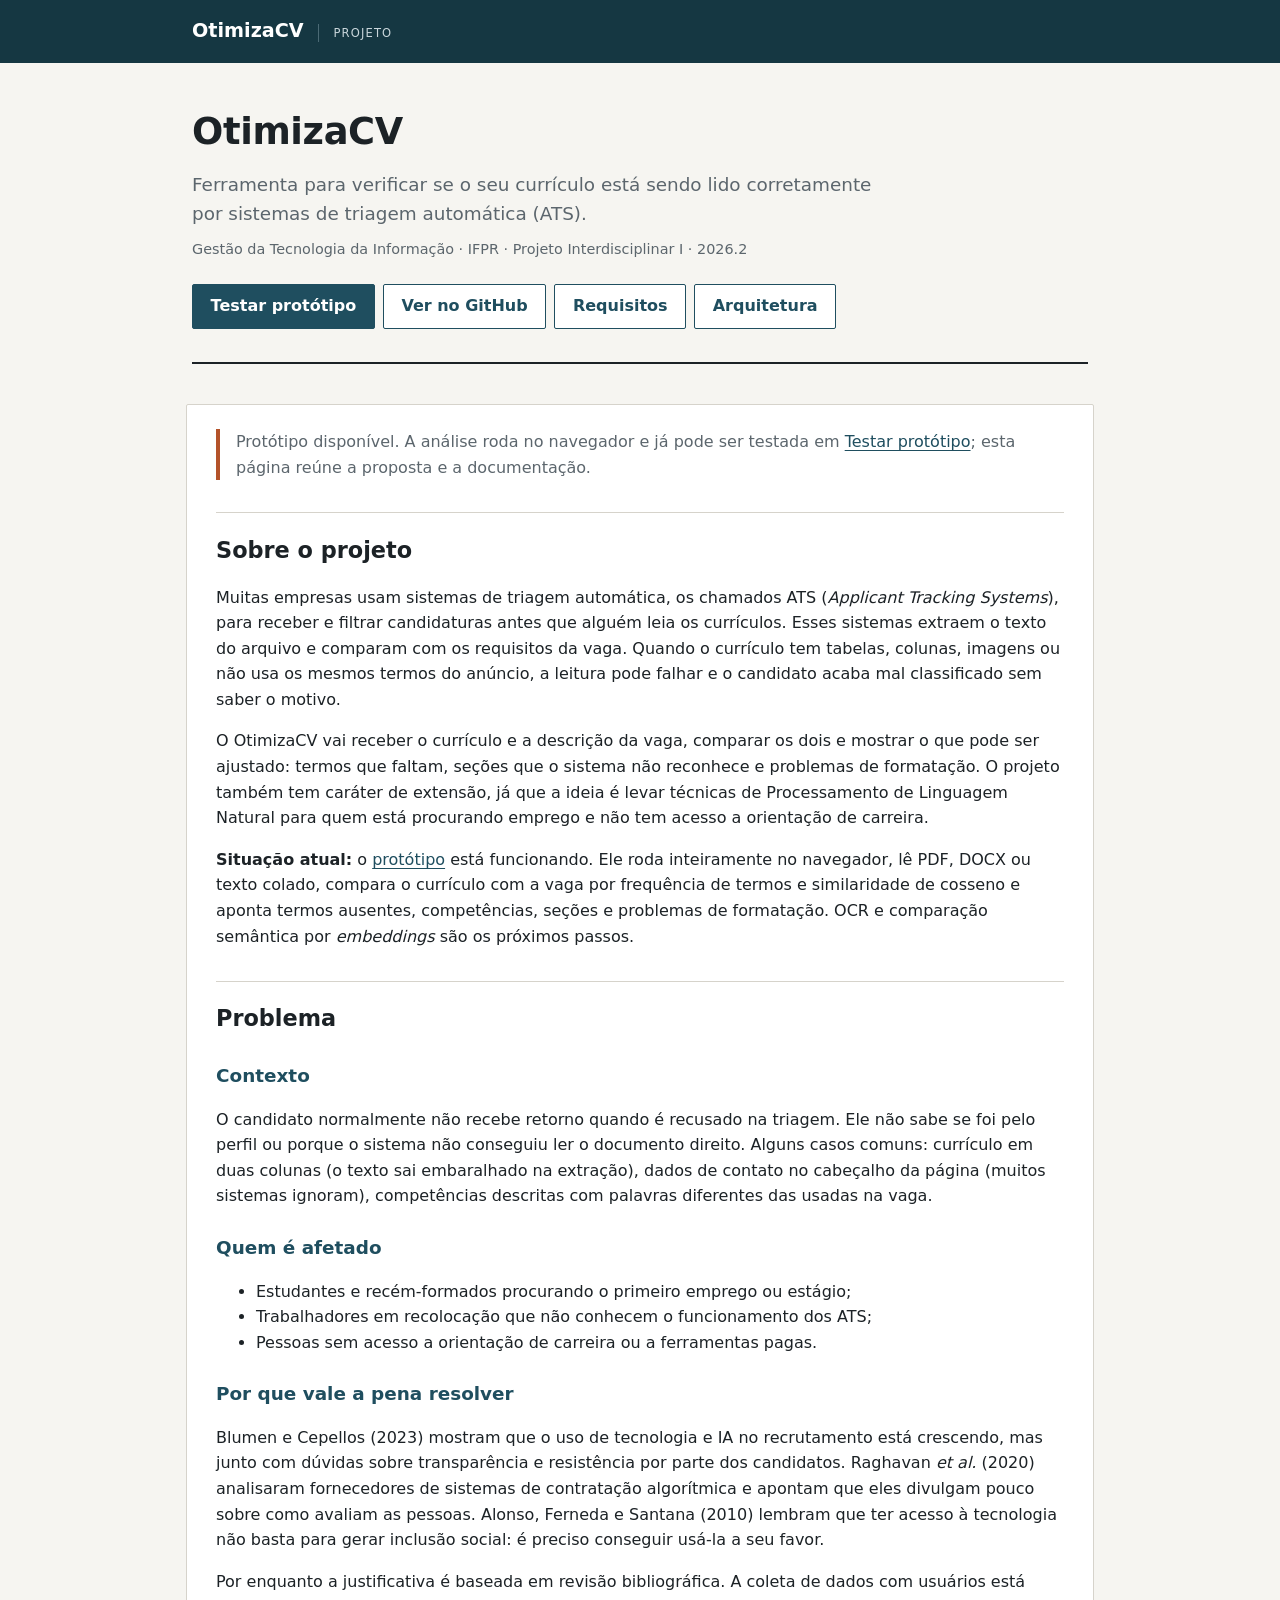
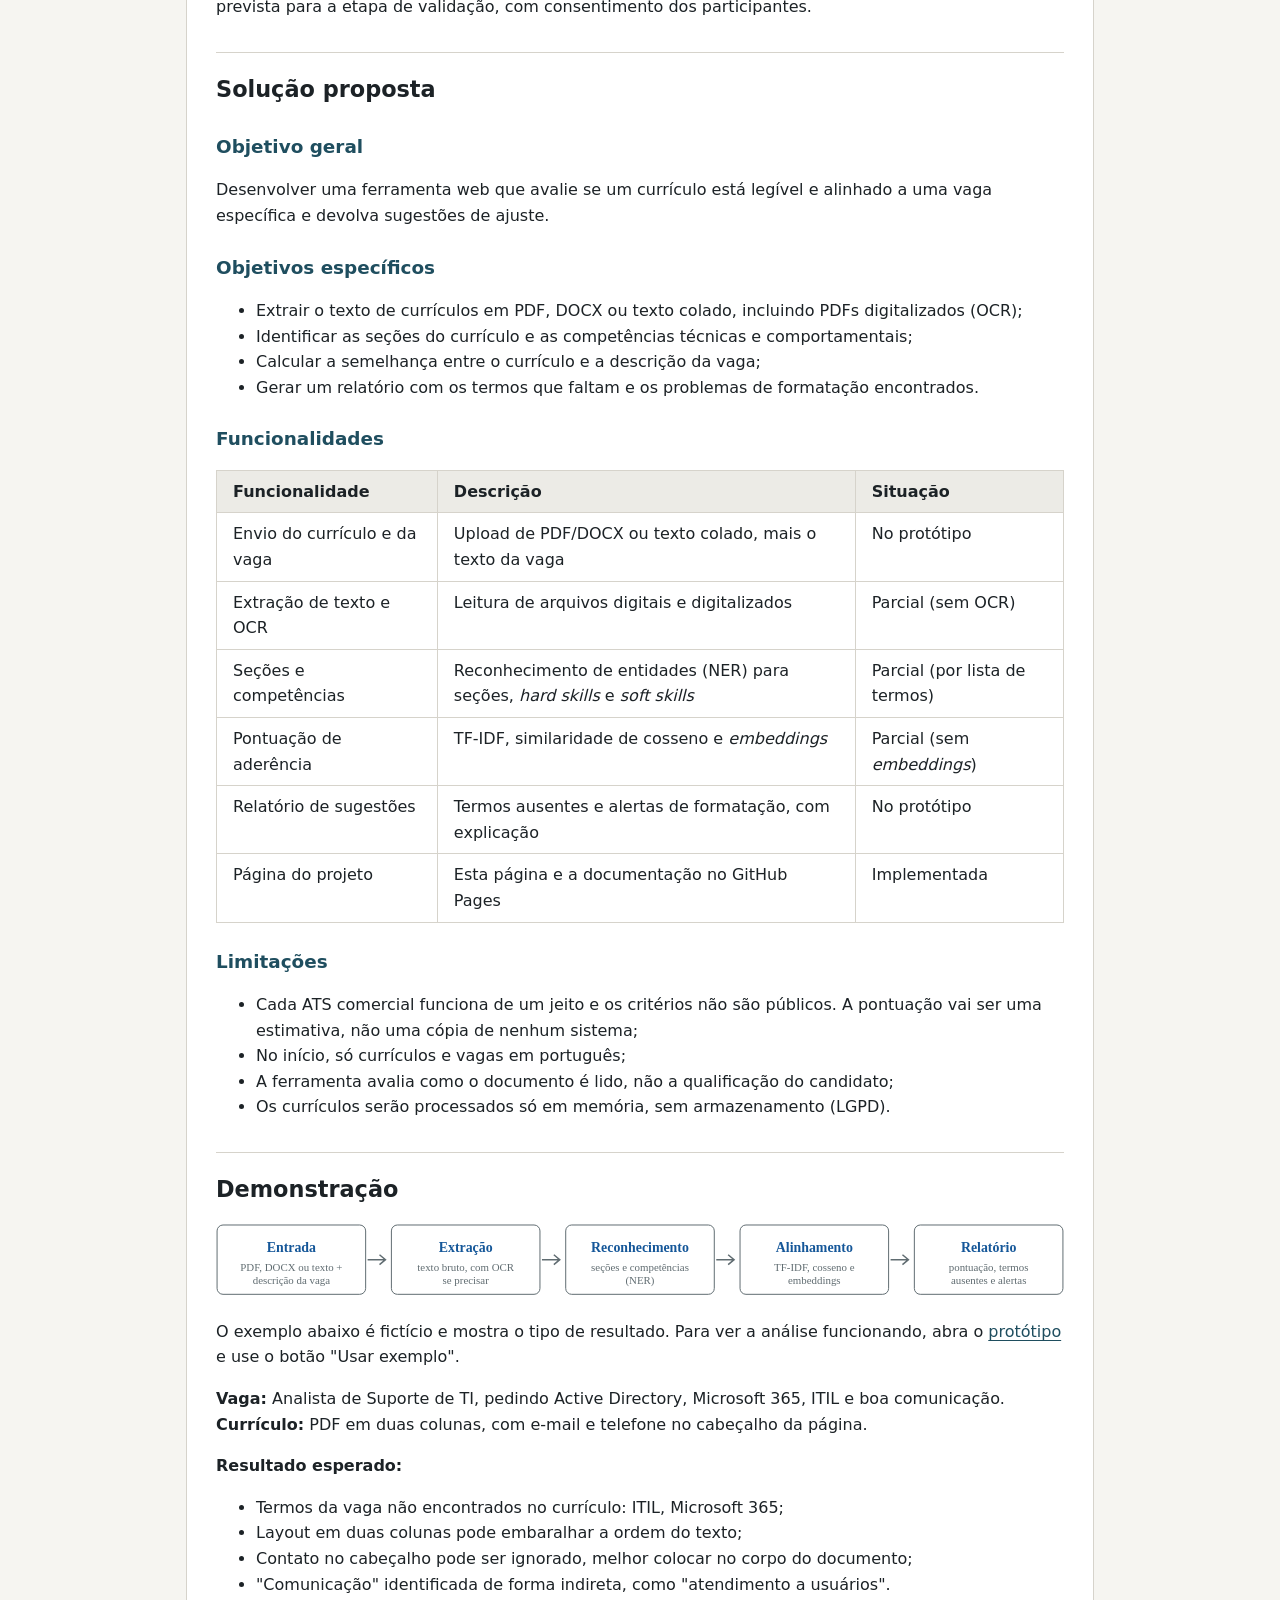
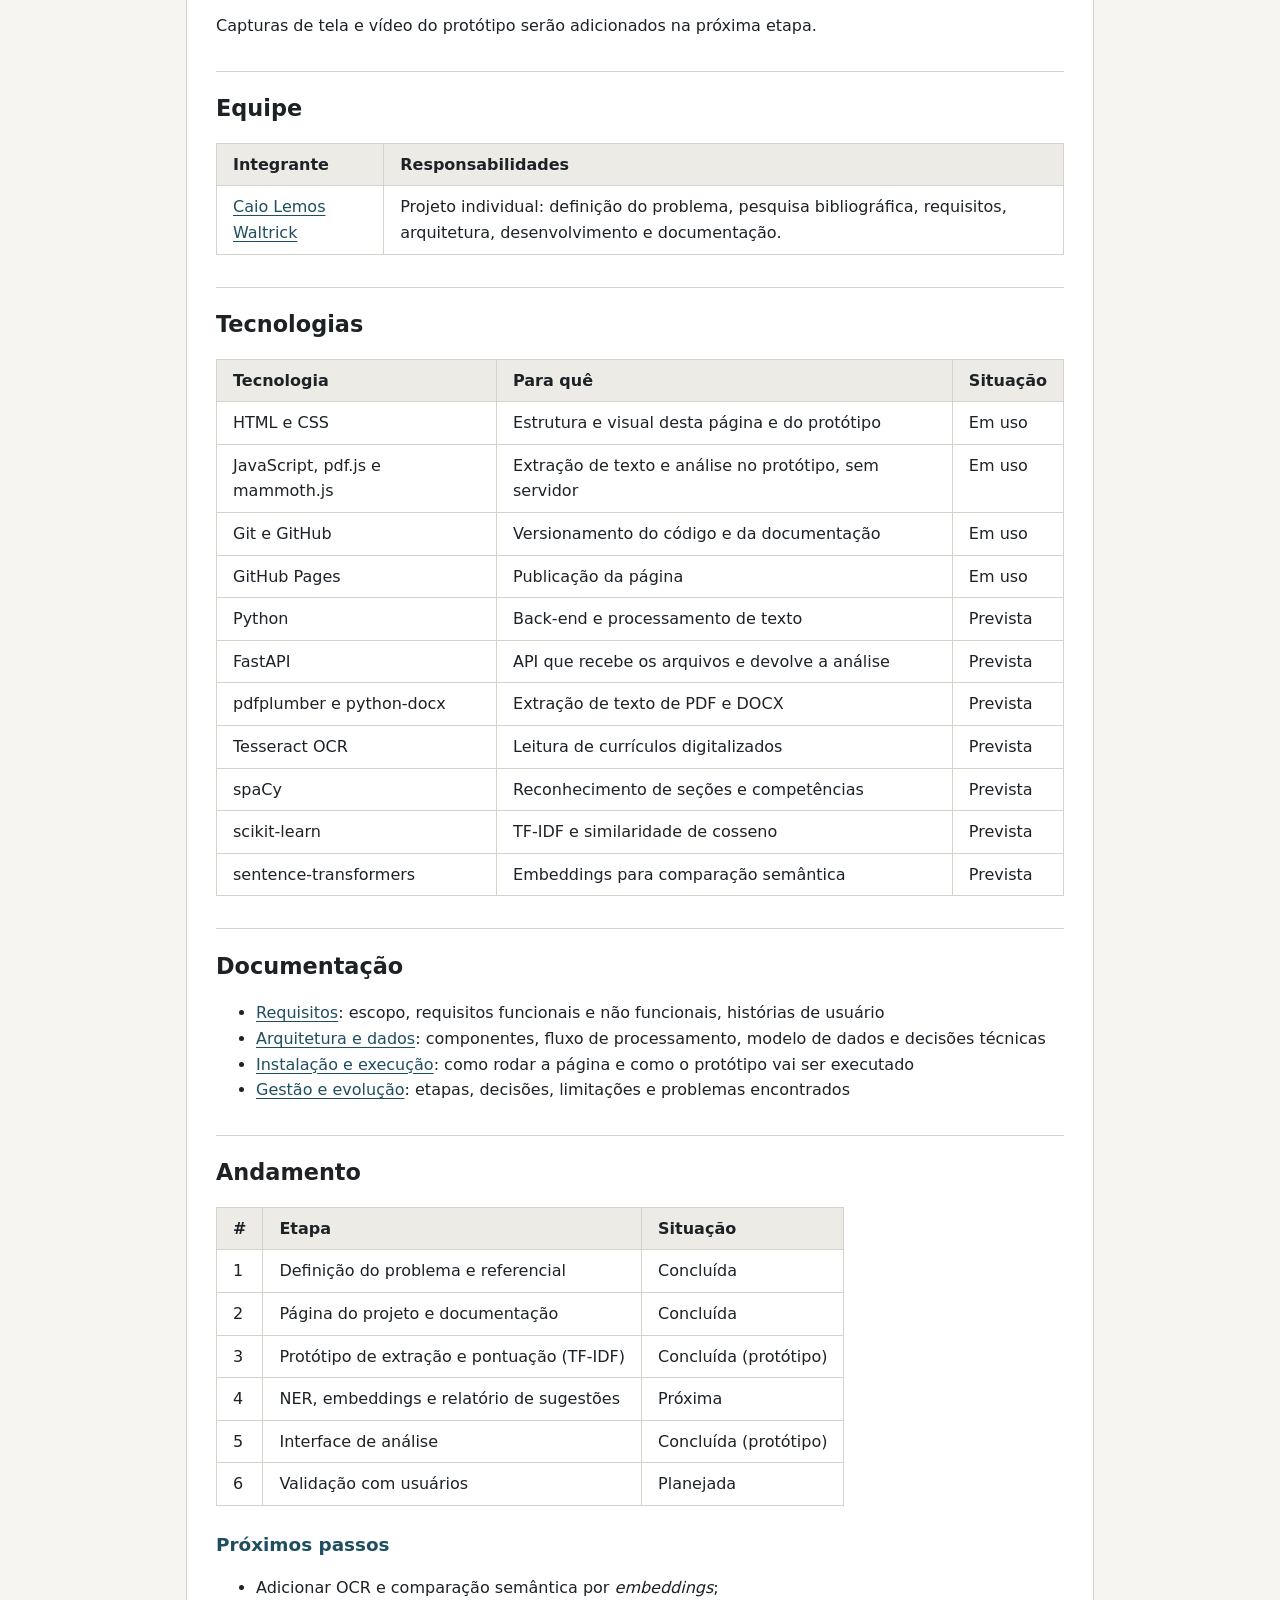
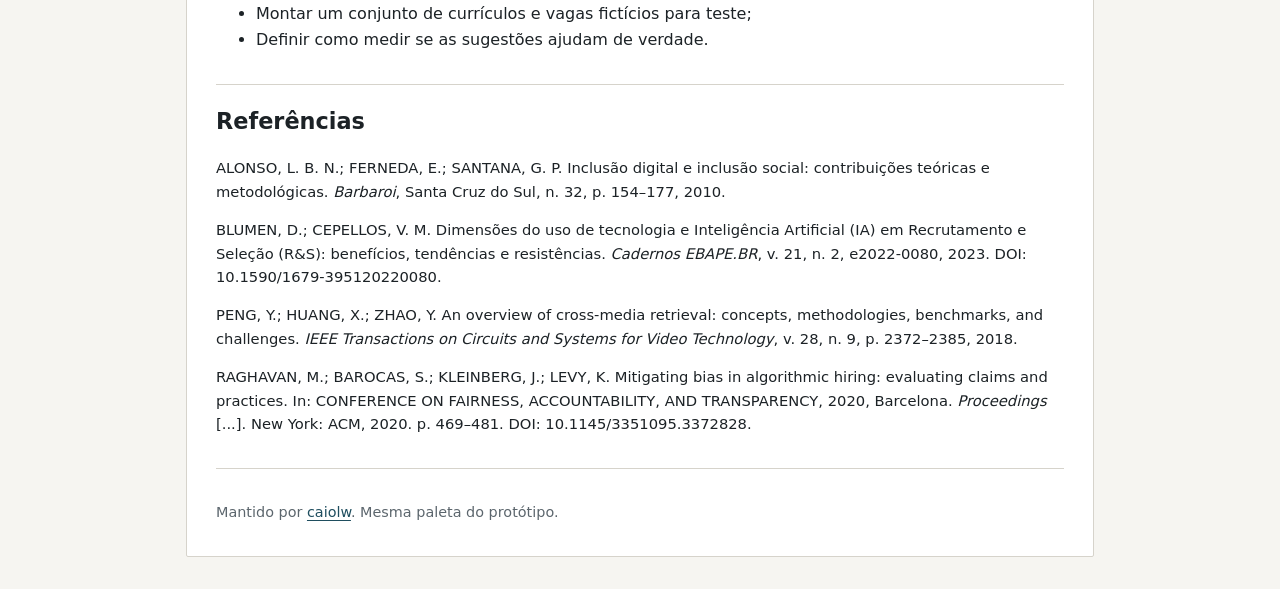
<file: index.html>
<!doctype html><html lang="pt-BR"><head><meta charset="utf-8">
<meta name="viewport" content="width=device-width, initial-scale=1">
<title>OtimizaCV</title><style>
body{margin:0;font-family:system-ui,-apple-system,'Segoe UI',Roboto,Arial,sans-serif;font-size:16px;line-height:1.6;color:#1c2226;background:#f6f5f1}
.topo{display:flex;align-items:baseline;gap:.9rem;padding:1rem max(1.5rem,calc((100% - 56rem)/2));background:#153742}
.marca{color:#fff;font-weight:700;font-size:1.2rem;text-decoration:none}
.marca:hover{color:#fff}
.selo{font-size:.72rem;text-transform:uppercase;letter-spacing:.1em;color:#c9d6db;border-left:1px solid #4b6a75;padding-left:.9rem}
.ph{max-width:56rem;margin:0 auto;padding:2.5rem 1.5rem 1.5rem}
.ph-in{border-bottom:2px solid #1c2226;padding-bottom:1.5rem}
.ph h1{font-size:2.3rem;margin:0 0 .5rem;font-weight:700;letter-spacing:-.01em;color:#1c2226}
.ph h2{font-size:1.15rem;font-weight:400;color:#5c666d;margin:0 0 .6rem;max-width:680px}
.ph p{color:#5c666d;font-size:.9rem;margin:0 0 1.4rem}
.btn{display:inline-block;margin:0 .5rem .6rem 0;color:#1f4e5f;background:#fff;border:1px solid #1f4e5f;border-radius:2px;padding:.55rem 1.1rem;text-decoration:none;font-weight:600}
.btn:hover{background:#eef2f3;color:#1f4e5f;text-decoration:none}
.btn:first-of-type{background:#1f4e5f;color:#fff}
.btn:first-of-type:hover{background:#153742;color:#fff}
.mc{max-width:53rem;padding:.5rem 1.8rem 2rem;margin:1rem auto 2rem;word-wrap:break-word;background:#fff;border:1px solid #d6d3cb;border-radius:2px}
.mc h2{color:#1c2226;font-weight:700;font-size:1.4rem;margin:2rem 0 1rem;padding-top:1.2rem;border-top:1px solid #d6d3cb}
.mc h3{color:#1f4e5f;font-weight:700;font-size:1.15rem;margin:1.5rem 0 .5rem}
table{display:block;width:100%;overflow:auto;border-collapse:collapse;margin:1rem 0;background:#fff}
th{font-weight:700;background:#ecebe6}th,td{padding:.5rem 1rem;border:1px solid #d6d3cb;text-align:left;vertical-align:top}
a{color:#1f4e5f;text-decoration:underline;text-underline-offset:3px}a:hover{color:#b4532a}
blockquote{padding:0 1rem;margin:1rem 0;color:#5c666d;border-left:4px solid #b4532a}
img{max-width:100%}
.ref{font-size:.92rem}
.foot{margin-top:2rem;padding-top:2rem;border-top:1px solid #d6d3cb;font-size:.9rem;color:#5c666d}
@media(max-width:700px){.ph{padding:2rem 1rem 1rem}.ph h1{font-size:1.9rem}.mc{margin:1rem;padding:.5rem 1rem 1.5rem}}

table{display:block;overflow-x:auto;max-width:100%}.ref{overflow-wrap:anywhere}main,article{min-width:0}</style></head><body>
<header class="topo"><a class="marca" href="./">OtimizaCV</a><span class="selo">Projeto</span></header>
<section class="ph"><div class="ph-in">
<h1>OtimizaCV</h1>
<h2>Ferramenta para verificar se o seu currículo está sendo lido corretamente por sistemas de triagem automática (ATS).</h2>
<p>Gestão da Tecnologia da Informação · IFPR · Projeto Interdisciplinar I · 2026.2</p>
<a class="btn" href="app/">Testar protótipo</a><a class="btn" href="https://github.com/caiolw/otimizacv">Ver no GitHub</a><a class="btn" href="https://github.com/caiolw/otimizacv/blob/main/docs/requisitos.md">Requisitos</a><a class="btn" href="https://github.com/caiolw/otimizacv/blob/main/docs/arquitetura.md">Arquitetura</a>
</div></section>
<section class="mc">
<blockquote>Protótipo disponível. A análise roda no navegador e já pode ser testada em <a href="app/">Testar protótipo</a>; esta página reúne a proposta e a documentação.</blockquote>
<h2>Sobre o projeto</h2>
<p>Muitas empresas usam sistemas de triagem automática, os chamados ATS (<i>Applicant Tracking Systems</i>), para receber e filtrar candidaturas antes que alguém leia os currículos. Esses sistemas extraem o texto do arquivo e comparam com os requisitos da vaga. Quando o currículo tem tabelas, colunas, imagens ou não usa os mesmos termos do anúncio, a leitura pode falhar e o candidato acaba mal classificado sem saber o motivo.</p>
<p>O OtimizaCV vai receber o currículo e a descrição da vaga, comparar os dois e mostrar o que pode ser ajustado: termos que faltam, seções que o sistema não reconhece e problemas de formatação. O projeto também tem caráter de extensão, já que a ideia é levar técnicas de Processamento de Linguagem Natural para quem está procurando emprego e não tem acesso a orientação de carreira.</p>
<p><b>Situação atual:</b> o <a href="app/">protótipo</a> está funcionando. Ele roda inteiramente no navegador, lê PDF, DOCX ou texto colado, compara o currículo com a vaga por frequência de termos e similaridade de cosseno e aponta termos ausentes, competências, seções e problemas de formatação. OCR e comparação semântica por <i>embeddings</i> são os próximos passos.</p>

<h2>Problema</h2>
<h3>Contexto</h3>
<p>O candidato normalmente não recebe retorno quando é recusado na triagem. Ele não sabe se foi pelo perfil ou porque o sistema não conseguiu ler o documento direito. Alguns casos comuns: currículo em duas colunas (o texto sai embaralhado na extração), dados de contato no cabeçalho da página (muitos sistemas ignoram), competências descritas com palavras diferentes das usadas na vaga.</p>
<h3>Quem é afetado</h3>
<ul>
<li>Estudantes e recém-formados procurando o primeiro emprego ou estágio;</li>
<li>Trabalhadores em recolocação que não conhecem o funcionamento dos ATS;</li>
<li>Pessoas sem acesso a orientação de carreira ou a ferramentas pagas.</li>
</ul>
<h3>Por que vale a pena resolver</h3>
<p>Blumen e Cepellos (2023) mostram que o uso de tecnologia e IA no recrutamento está crescendo, mas junto com dúvidas sobre transparência e resistência por parte dos candidatos. Raghavan <i>et al.</i> (2020) analisaram fornecedores de sistemas de contratação algorítmica e apontam que eles divulgam pouco sobre como avaliam as pessoas. Alonso, Ferneda e Santana (2010) lembram que ter acesso à tecnologia não basta para gerar inclusão social: é preciso conseguir usá-la a seu favor.</p>
<p>Por enquanto a justificativa é baseada em revisão bibliográfica. A coleta de dados com usuários está prevista para a etapa de validação, com consentimento dos participantes.</p>

<h2>Solução proposta</h2>
<h3>Objetivo geral</h3>
<p>Desenvolver uma ferramenta web que avalie se um currículo está legível e alinhado a uma vaga específica e devolva sugestões de ajuste.</p>
<h3>Objetivos específicos</h3>
<ul>
<li>Extrair o texto de currículos em PDF, DOCX ou texto colado, incluindo PDFs digitalizados (OCR);</li>
<li>Identificar as seções do currículo e as competências técnicas e comportamentais;</li>
<li>Calcular a semelhança entre o currículo e a descrição da vaga;</li>
<li>Gerar um relatório com os termos que faltam e os problemas de formatação encontrados.</li>
</ul>
<h3>Funcionalidades</h3>
<table>
<thead><tr><th>Funcionalidade</th><th>Descrição</th><th>Situação</th></tr></thead>
<tbody>
<tr><td>Envio do currículo e da vaga</td><td>Upload de PDF/DOCX ou texto colado, mais o texto da vaga</td><td>No protótipo</td></tr>
<tr><td>Extração de texto e OCR</td><td>Leitura de arquivos digitais e digitalizados</td><td>Parcial (sem OCR)</td></tr>
<tr><td>Seções e competências</td><td>Reconhecimento de entidades (NER) para seções, <i>hard skills</i> e <i>soft skills</i></td><td>Parcial (por lista de termos)</td></tr>
<tr><td>Pontuação de aderência</td><td>TF-IDF, similaridade de cosseno e <i>embeddings</i></td><td>Parcial (sem <i>embeddings</i>)</td></tr>
<tr><td>Relatório de sugestões</td><td>Termos ausentes e alertas de formatação, com explicação</td><td>No protótipo</td></tr>
<tr><td>Página do projeto</td><td>Esta página e a documentação no GitHub Pages</td><td>Implementada</td></tr>
</tbody>
</table>
<h3>Limitações</h3>
<ul>
<li>Cada ATS comercial funciona de um jeito e os critérios não são públicos. A pontuação vai ser uma estimativa, não uma cópia de nenhum sistema;</li>
<li>No início, só currículos e vagas em português;</li>
<li>A ferramenta avalia como o documento é lido, não a qualificação do candidato;</li>
<li>Os currículos serão processados só em memória, sem armazenamento (LGPD).</li>
</ul>

<h2>Demonstração</h2>
<svg viewBox="0 0 856 72" role="img" aria-label="Fluxo de processamento previsto" style="width:100%;height:auto;font-family:'Open Sans'"><rect x="1" y="1" width="150" height="70" rx="6" fill="#fff" stroke="#606c71"/><text x="76.0" y="28" text-anchor="middle" font-weight="700" font-size="14" fill="#155799">Entrada</text><text x="76.0" y="47" text-anchor="middle" font-size="11" fill="#606c71">PDF, DOCX ou texto +</text><text x="76.0" y="61" text-anchor="middle" font-size="11" fill="#606c71">descrição da vaga</text><path d="M153 36 l18 0 m-6 -5 l6 5 l-6 5" fill="none" stroke="#606c71" stroke-width="1.5"/><rect x="177" y="1" width="150" height="70" rx="6" fill="#fff" stroke="#606c71"/><text x="252.0" y="28" text-anchor="middle" font-weight="700" font-size="14" fill="#155799">Extração</text><text x="252.0" y="47" text-anchor="middle" font-size="11" fill="#606c71">texto bruto, com OCR</text><text x="252.0" y="61" text-anchor="middle" font-size="11" fill="#606c71">se precisar</text><path d="M329 36 l18 0 m-6 -5 l6 5 l-6 5" fill="none" stroke="#606c71" stroke-width="1.5"/><rect x="353" y="1" width="150" height="70" rx="6" fill="#fff" stroke="#606c71"/><text x="428.0" y="28" text-anchor="middle" font-weight="700" font-size="14" fill="#155799">Reconhecimento</text><text x="428.0" y="47" text-anchor="middle" font-size="11" fill="#606c71">seções e competências</text><text x="428.0" y="61" text-anchor="middle" font-size="11" fill="#606c71">(NER)</text><path d="M505 36 l18 0 m-6 -5 l6 5 l-6 5" fill="none" stroke="#606c71" stroke-width="1.5"/><rect x="529" y="1" width="150" height="70" rx="6" fill="#fff" stroke="#606c71"/><text x="604.0" y="28" text-anchor="middle" font-weight="700" font-size="14" fill="#155799">Alinhamento</text><text x="604.0" y="47" text-anchor="middle" font-size="11" fill="#606c71">TF-IDF, cosseno e</text><text x="604.0" y="61" text-anchor="middle" font-size="11" fill="#606c71">embeddings</text><path d="M681 36 l18 0 m-6 -5 l6 5 l-6 5" fill="none" stroke="#606c71" stroke-width="1.5"/><rect x="705" y="1" width="150" height="70" rx="6" fill="#fff" stroke="#606c71"/><text x="780.0" y="28" text-anchor="middle" font-weight="700" font-size="14" fill="#155799">Relatório</text><text x="780.0" y="47" text-anchor="middle" font-size="11" fill="#606c71">pontuação, termos</text><text x="780.0" y="61" text-anchor="middle" font-size="11" fill="#606c71">ausentes e alertas</text></svg>

<p>O exemplo abaixo é fictício e mostra o tipo de resultado. Para ver a análise funcionando, abra o <a href="app/">protótipo</a> e use o botão "Usar exemplo".</p>
<p><b>Vaga:</b> Analista de Suporte de TI, pedindo Active Directory, Microsoft 365, ITIL e boa comunicação.<br>
<b>Currículo:</b> PDF em duas colunas, com e-mail e telefone no cabeçalho da página.</p>
<p><b>Resultado esperado:</b></p>
<ul>
<li>Termos da vaga não encontrados no currículo: ITIL, Microsoft 365;</li>
<li>Layout em duas colunas pode embaralhar a ordem do texto;</li>
<li>Contato no cabeçalho pode ser ignorado, melhor colocar no corpo do documento;</li>
<li>"Comunicação" identificada de forma indireta, como "atendimento a usuários".</li>
</ul>
<p>Capturas de tela e vídeo do protótipo serão adicionados na próxima etapa.</p>

<h2>Equipe</h2>
<table><thead><tr><th>Integrante</th><th>Responsabilidades</th></tr></thead><tbody><tr><td><a href="https://github.com/caiolw">Caio Lemos Waltrick</a></td><td>Projeto individual: definição do problema, pesquisa bibliográfica, requisitos, arquitetura, desenvolvimento e documentação.</td></tr></tbody></table>
<h2>Tecnologias</h2><table><thead><tr><th>Tecnologia</th><th>Para quê</th><th>Situação</th></tr></thead><tbody><tr><td>HTML e CSS</td><td>Estrutura e visual desta página e do protótipo</td><td>Em uso</td></tr><tr><td>JavaScript, pdf.js e mammoth.js</td><td>Extração de texto e análise no protótipo, sem servidor</td><td>Em uso</td></tr><tr><td>Git e GitHub</td><td>Versionamento do código e da documentação</td><td>Em uso</td></tr><tr><td>GitHub Pages</td><td>Publicação da página</td><td>Em uso</td></tr><tr><td>Python</td><td>Back-end e processamento de texto</td><td>Prevista</td></tr><tr><td>FastAPI</td><td>API que recebe os arquivos e devolve a análise</td><td>Prevista</td></tr><tr><td>pdfplumber e python-docx</td><td>Extração de texto de PDF e DOCX</td><td>Prevista</td></tr><tr><td>Tesseract OCR</td><td>Leitura de currículos digitalizados</td><td>Prevista</td></tr><tr><td>spaCy</td><td>Reconhecimento de seções e competências</td><td>Prevista</td></tr><tr><td>scikit-learn</td><td>TF-IDF e similaridade de cosseno</td><td>Prevista</td></tr><tr><td>sentence-transformers</td><td>Embeddings para comparação semântica</td><td>Prevista</td></tr></tbody></table>
<h2>Documentação</h2><ul><li><a href="https://github.com/caiolw/otimizacv/blob/main/docs/requisitos.md">Requisitos</a>: escopo, requisitos funcionais e não funcionais, histórias de usuário</li><li><a href="https://github.com/caiolw/otimizacv/blob/main/docs/arquitetura.md">Arquitetura e dados</a>: componentes, fluxo de processamento, modelo de dados e decisões técnicas</li><li><a href="https://github.com/caiolw/otimizacv/blob/main/docs/instalacao.md">Instalação e execução</a>: como rodar a página e como o protótipo vai ser executado</li><li><a href="https://github.com/caiolw/otimizacv/blob/main/docs/gestao.md">Gestão e evolução</a>: etapas, decisões, limitações e problemas encontrados</li></ul>
<h2>Andamento</h2><table><thead><tr><th>#</th><th>Etapa</th><th>Situação</th></tr></thead><tbody><tr><td>1</td><td>Definição do problema e referencial</td><td>Concluída</td></tr><tr><td>2</td><td>Página do projeto e documentação</td><td>Concluída</td></tr><tr><td>3</td><td>Protótipo de extração e pontuação (TF-IDF)</td><td>Concluída (protótipo)</td></tr><tr><td>4</td><td>NER, embeddings e relatório de sugestões</td><td>Próxima</td></tr><tr><td>5</td><td>Interface de análise</td><td>Concluída (protótipo)</td></tr><tr><td>6</td><td>Validação com usuários</td><td>Planejada</td></tr></tbody></table><h3>Próximos passos</h3>
<ul>
<li>Adicionar OCR e comparação semântica por <i>embeddings</i>;</li>
<li>Montar um conjunto de currículos e vagas fictícios para teste;</li>
<li>Definir como medir se as sugestões ajudam de verdade.</li>
</ul>

<h2>Referências</h2><p class='ref'>ALONSO, L. B. N.; FERNEDA, E.; SANTANA, G. P. Inclusão digital e inclusão social: contribuições teóricas e metodológicas. <i>Barbaroi</i>, Santa Cruz do Sul, n. 32, p. 154–177, 2010.</p><p class='ref'>BLUMEN, D.; CEPELLOS, V. M. Dimensões do uso de tecnologia e Inteligência Artificial (IA) em Recrutamento e Seleção (R&amp;S): benefícios, tendências e resistências. <i>Cadernos EBAPE.BR</i>, v. 21, n. 2, e2022-0080, 2023. DOI: 10.1590/1679-395120220080.</p><p class='ref'>PENG, Y.; HUANG, X.; ZHAO, Y. An overview of cross-media retrieval: concepts, methodologies, benchmarks, and challenges. <i>IEEE Transactions on Circuits and Systems for Video Technology</i>, v. 28, n. 9, p. 2372–2385, 2018.</p><p class='ref'>RAGHAVAN, M.; BAROCAS, S.; KLEINBERG, J.; LEVY, K. Mitigating bias in algorithmic hiring: evaluating claims and practices. In: CONFERENCE ON FAIRNESS, ACCOUNTABILITY, AND TRANSPARENCY, 2020, Barcelona. <i>Proceedings</i> [...]. New York: ACM, 2020. p. 469–481. DOI: 10.1145/3351095.3372828.</p>
<footer class="foot">Mantido por <a href="https://github.com/caiolw">caiolw</a>. Mesma paleta do protótipo.</footer>
</section>
</body></html>
</file>
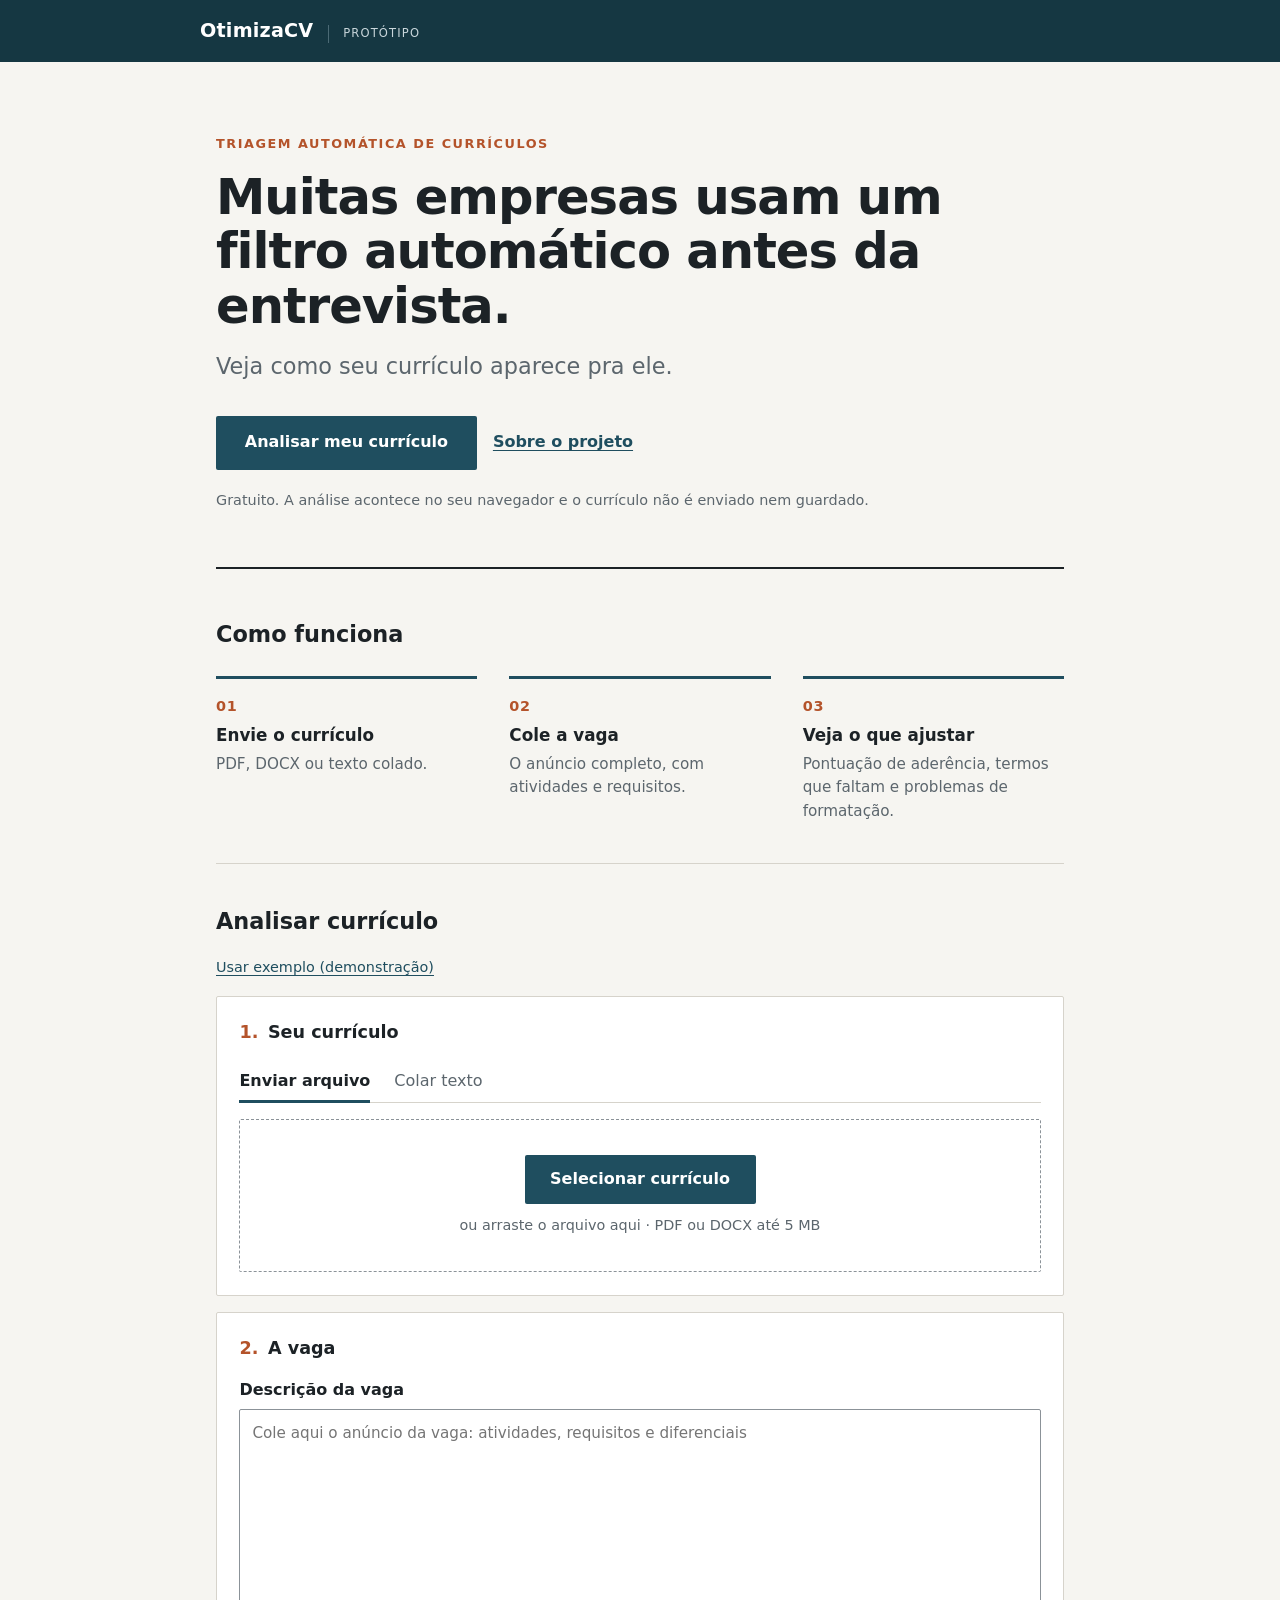
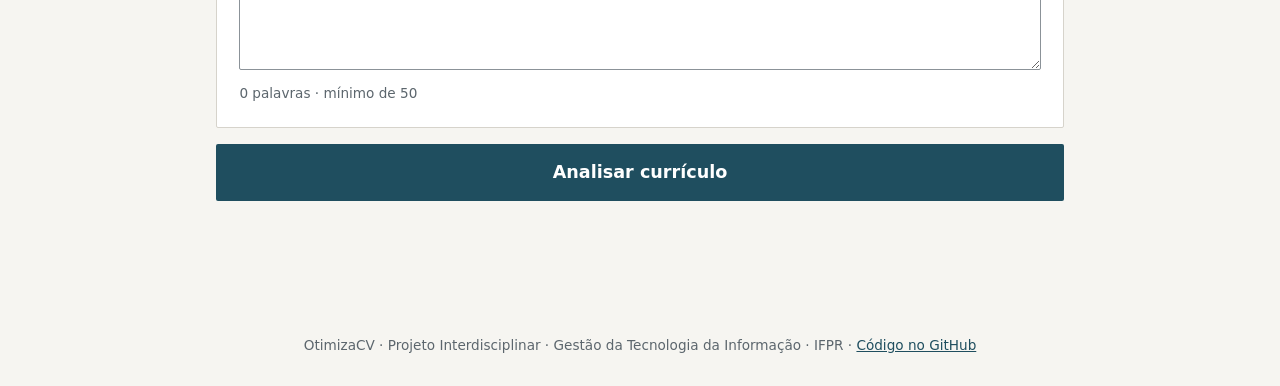
<file: app/index.html>
<!DOCTYPE html>
<html lang="pt-BR">
<head>
<meta charset="utf-8">
<meta name="viewport" content="width=device-width, initial-scale=1">
<title>OtimizaCV · Analisar currículo</title>
<meta name="description" content="Protótipo do OtimizaCV: compare seu currículo com uma vaga e veja o que pode atrapalhar a triagem automática.">
<link rel="icon" href="data:,">
<link rel="stylesheet" href="estilo.css">
<script src="vendor/mammoth.browser.min.js" defer></script>
<script type="module" src="app.js"></script>
</head>
<body>
<a class="pular" href="#principal">Pular para o conteúdo</a>
<header class="topo">
  <a class="marca" href="../">OtimizaCV</a>
  <span class="selo">Protótipo</span>
</header>

<main id="principal">
  <section class="hero">
    <p class="sobretitulo">Triagem automática de currículos</p>
    <h1>Muitas empresas usam um filtro automático antes da entrevista.</h1>
    <p class="lead">Veja como seu currículo aparece pra ele.</p>
    <div class="hero-acoes">
      <a class="cta" href="#formulario">Analisar meu currículo</a>
      <a class="cta-sec" href="../">Sobre o projeto</a>
    </div>
    <p class="privacidade">Gratuito. A análise acontece no seu navegador e o currículo não é enviado nem guardado.</p>
  </section>

  <section class="como" aria-labelledby="titulo-como">
    <h2 id="titulo-como">Como funciona</h2>
    <ol class="etapas">
      <li><span class="etapa-num">01</span><strong>Envie o currículo</strong><span>PDF, DOCX ou texto colado.</span></li>
      <li><span class="etapa-num">02</span><strong>Cole a vaga</strong><span>O anúncio completo, com atividades e requisitos.</span></li>
      <li><span class="etapa-num">03</span><strong>Veja o que ajustar</strong><span>Pontuação de aderência, termos que faltam e problemas de formatação.</span></li>
    </ol>
  </section>

  <section class="intro" id="analise">
    <h2 class="titulo-secao">Analisar currículo</h2>
  </section>

  <form id="formulario" novalidate>
    <div class="acoes-exemplo">
      <button type="button" class="exemplo" id="exemplo">Usar exemplo (demonstração)</button>
    </div>
    <div class="passo">
      <h2><span class="num">1</span> Seu currículo</h2>
      <div class="abas" role="tablist" aria-label="Forma de enviar o currículo">
        <button type="button" role="tab" id="aba-arquivo" aria-selected="true" aria-controls="painel-arquivo">Enviar arquivo</button>
        <button type="button" role="tab" id="aba-texto" aria-selected="false" aria-controls="painel-texto" tabindex="-1">Colar texto</button>
      </div>

      <div id="painel-arquivo" role="tabpanel" aria-labelledby="aba-arquivo">
        <label class="soltar" id="soltar">
          <input type="file" id="arquivo" accept=".pdf,.docx,application/pdf,application/vnd.openxmlformats-officedocument.wordprocessingml.document">
          <span class="botao-grande">Selecionar currículo</span>
          <span class="dica">ou arraste o arquivo aqui · PDF ou DOCX até 5 MB</span>
          <span class="arquivo-nome" id="arquivo-nome" hidden></span>
        </label>
      </div>

      <div id="painel-texto" role="tabpanel" aria-labelledby="aba-texto" hidden>
        <label for="cv-texto" class="rotulo">Texto do currículo</label>
        <textarea id="cv-texto" rows="10" placeholder="Cole aqui o texto completo do seu currículo"></textarea>
      </div>
    </div>

    <div class="passo">
      <h2><span class="num">2</span> A vaga</h2>
      <label for="vaga" class="rotulo">Descrição da vaga</label>
      <textarea id="vaga" rows="10" placeholder="Cole aqui o anúncio da vaga: atividades, requisitos e diferenciais"></textarea>
      <p class="contador" id="contador" aria-live="polite">0 palavras · mínimo de 50</p>
    </div>

    <p class="erro" id="erro" role="alert" hidden></p>
    <button type="submit" class="analisar" id="analisar">Analisar currículo</button>
    <p class="status" id="status" aria-live="polite"></p>
  </form>

  <section id="resultado" class="resultado" hidden tabindex="-1" aria-labelledby="titulo-resultado">
    <h2 id="titulo-resultado">Resultado</h2>

    <div class="placar">
      <div class="medidor" id="medidor" role="img">
        <svg viewBox="0 0 120 120" aria-hidden="true">
          <circle cx="60" cy="60" r="52" class="trilha"/>
          <circle cx="60" cy="60" r="52" class="arco" id="arco"/>
        </svg>
        <span class="nota" id="nota">0</span>
      </div>
      <div>
        <p class="nivel" id="nivel"></p>
        <p class="aviso">Esta pontuação é uma estimativa baseada nas palavras do currículo e da vaga. Ela não reproduz nenhum sistema de triagem específico e não avalia sua qualificação real.</p>
      </div>
    </div>

    <div class="bloco">
      <h3>Termos da vaga que não aparecem no currículo</h3>
      <p class="explica">Inclua só os que correspondem à sua experiência real. Usar as mesmas palavras do anúncio ajuda a triagem a reconhecer o que você já sabe fazer.</p>
      <ul class="chips ausente" id="ausentes"></ul>
    </div>

    <div class="bloco">
      <h3>Termos da vaga que o currículo já tem</h3>
      <ul class="chips presente" id="presentes"></ul>
    </div>

    <div class="bloco" id="bloco-competencias">
      <h3>Competências pedidas na vaga</h3>
      <div class="colunas2">
        <div><h4>Técnicas</h4><ul class="lista-check" id="tecnicas"></ul></div>
        <div><h4>Comportamentais</h4><ul class="lista-check" id="comportamentais"></ul></div>
      </div>
    </div>

    <div class="bloco">
      <h3>Formatação</h3>
      <ul class="alertas" id="alertas"></ul>
    </div>

    <div class="bloco">
      <h3>Seções do currículo</h3>
      <p class="explica">Títulos de seção comuns ajudam a triagem a entender onde está cada informação.</p>
      <ul class="lista-check" id="secoes"></ul>
    </div>

    <details class="bloco">
      <summary>Como a pontuação é calculada</summary>
      <p>O protótipo remove palavras sem significado (artigos, preposições, termos genéricos de anúncio), reduz plurais e escolhe os 25 termos de maior peso na vaga. A nota combina dois indicadores:</p>
      <ul>
        <li><strong>70%:</strong> quanto do peso desses termos aparece no currículo (<span id="det-cobertura"></span>).</li>
        <li><strong>30%:</strong> similaridade do cosseno entre os vetores de frequência do currículo e da vaga (<span id="det-cosseno"></span>).</li>
      </ul>
      <p>Versões futuras devem usar embeddings para reconhecer sinônimos, como “atendimento ao cliente” e “suporte ao usuário”.</p>
    </details>

    <button type="button" class="secundario" id="nova">Nova análise</button>
  </section>
</main>

<footer class="rodape">
  <p>OtimizaCV · Projeto Interdisciplinar · Gestão da Tecnologia da Informação · IFPR · <a href="https://github.com/caiolw/otimizacv">Código no GitHub</a></p>
</footer>
</body>
</html>
</file>
<file: app/estilo.css>
/* Paleta OtimizaCV: tinta, papel, azul-petróleo (primária) e um terracota (destaque). */
:root {
  --tinta: #1c2226;
  --suave: #5c666d;
  --papel: #f6f5f1;
  --cartao: #ffffff;
  --linha: #d6d3cb;
  --primaria: #1f4e5f;
  --primaria-esc: #153742;
  --destaque: #b4532a;
  --ok: #2f6b4a;
  --alerta: #8a5a14;
  --erro: #9b2c2c;
}
* { box-sizing: border-box; }
body {
  margin: 0;
  font-family: system-ui, -apple-system, 'Segoe UI', Roboto, Arial, sans-serif;
  font-size: 16px; line-height: 1.55; color: var(--tinta); background: var(--papel);
}
a { color: var(--primaria); }
:focus-visible { outline: 3px solid var(--destaque); outline-offset: 2px; }
.pular { position: absolute; left: -999px; }
.pular:focus { left: 1rem; top: 1rem; background: #fff; padding: .5rem 1rem; z-index: 10; }

.topo { display: flex; align-items: baseline; gap: .9rem; padding: 1rem max(1.5rem, calc((100% - 880px) / 2)); background: var(--primaria-esc); }
.marca { color: #fff; font-weight: 700; font-size: 1.2rem; text-decoration: none; letter-spacing: .01em; }
.selo { font-size: .72rem; text-transform: uppercase; letter-spacing: .1em; color: #c9d6db; border-left: 1px solid #4b6a75; padding-left: .9rem; }

main { max-width: 880px; margin: 0 auto; padding: 0 1rem 3rem; }
.hero { padding: 4.5rem 0 3.5rem; border-bottom: 2px solid var(--tinta); }
.sobretitulo { font-size: .8rem; text-transform: uppercase; letter-spacing: .12em; color: var(--destaque); font-weight: 700; margin: 0 0 1rem; }
.hero h1 { font-size: clamp(2rem, 5vw, 3.1rem); line-height: 1.1; margin: 0 0 1rem; letter-spacing: -.02em; max-width: 760px; }
.lead { font-size: clamp(1.15rem, 2.4vw, 1.4rem); color: var(--suave); margin: 0 0 2rem; }
.hero-acoes { display: flex; gap: 1rem; flex-wrap: wrap; align-items: center; margin-bottom: 1.2rem; }
.cta { background: var(--primaria); color: #fff; font-weight: 600; text-decoration: none; padding: .9rem 1.8rem; border-radius: 2px; }
.cta:hover { background: var(--primaria-esc); }
.cta-sec { color: var(--primaria); font-weight: 600; text-underline-offset: 3px; }
.privacidade { font-size: .9rem; color: var(--suave); margin: 0; }
.como { padding: 3rem 0 2.5rem; border-bottom: 1px solid var(--linha); }
.como h2, .titulo-secao { font-size: 1.4rem; margin: 0 0 1.5rem; }
.etapas { list-style: none; padding: 0; margin: 0; display: grid; grid-template-columns: repeat(3, 1fr); gap: 2rem; }
.etapas li { display: flex; flex-direction: column; gap: .3rem; border-top: 3px solid var(--primaria); padding-top: 1rem; }
.etapa-num { font-weight: 700; color: var(--destaque); font-size: .9rem; letter-spacing: .05em; }
.etapas strong { font-size: 1.05rem; }
.etapas li > span:last-child { color: var(--suave); font-size: .95rem; }
.intro { padding-top: 2.5rem; scroll-margin-top: 1rem; }
.titulo-secao { margin-bottom: 1rem; }
#formulario { scroll-margin-top: 1.5rem; }
html { scroll-behavior: smooth; }

.acoes-exemplo { margin: 0 0 1rem; }
.exemplo { font: inherit; font-size: .9rem; background: none; color: var(--primaria); border: 0; padding: 0; cursor: pointer; text-decoration: underline; text-underline-offset: 3px; }
.exemplo:hover { color: var(--destaque); }

.passo, .resultado { background: var(--cartao); border: 1px solid var(--linha); border-radius: 2px; padding: 1.4rem; margin-bottom: 1rem; }
.passo h2 { font-size: 1.1rem; margin: 0 0 1rem; display: flex; align-items: baseline; gap: .6rem; }
.num { font-weight: 700; color: var(--destaque); }
.num::after { content: "."; }

.abas { display: flex; gap: 1.5rem; margin-bottom: 1rem; border-bottom: 1px solid var(--linha); }
.abas button { font: inherit; background: none; border: 0; padding: .4rem 0; cursor: pointer; color: var(--suave); border-bottom: 3px solid transparent; margin-bottom: -1px; }
.abas button[aria-selected="true"] { color: var(--tinta); border-bottom-color: var(--primaria); font-weight: 600; }

.soltar { position: relative; display: flex; flex-direction: column; align-items: center; gap: .6rem; padding: 2.2rem 1rem; border: 1px dashed #8b9298; border-radius: 2px; text-align: center; cursor: pointer; }
.soltar:hover, .soltar.arrastando { background: #eef2f3; border-color: var(--primaria); }
.soltar input { position: absolute; width: 1px; height: 1px; opacity: 0; }
.soltar:focus-within { outline: 3px solid var(--destaque); outline-offset: 2px; }
.botao-grande { background: var(--primaria); color: #fff; font-weight: 600; padding: .75rem 1.6rem; border-radius: 2px; }
.soltar:hover .botao-grande { background: var(--primaria-esc); }
.dica { color: var(--suave); font-size: .9rem; }
.arquivo-nome { font-weight: 600; color: var(--primaria); word-break: break-all; }

.rotulo { display: block; font-weight: 600; margin-bottom: .35rem; }
textarea { width: 100%; font: inherit; font-size: .95rem; padding: .75rem; border: 1px solid #8b9298; border-radius: 2px; resize: vertical; color: var(--tinta); background: #fff; }
textarea:focus { border-color: var(--primaria); outline: 2px solid var(--primaria); outline-offset: 0; }
.contador { margin: .35rem 0 0; font-size: .85rem; color: var(--suave); }
.contador.ok { color: var(--ok); font-weight: 600; }

.analisar { display: block; width: 100%; font: inherit; font-size: 1.1rem; font-weight: 600; color: #fff; background: var(--primaria); border: 0; border-radius: 2px; padding: .95rem; cursor: pointer; margin-top: .5rem; }
.analisar:hover { background: var(--primaria-esc); }
.analisar:disabled { background: #7f8f95; cursor: wait; }
.status { text-align: center; color: var(--suave); min-height: 1.5em; }
.erro { color: var(--erro); border: 1px solid var(--erro); border-left-width: 5px; border-radius: 2px; padding: .7rem 1rem; margin: 0 0 .5rem; background: #fff; }

.resultado { margin-top: 1.5rem; padding: 1.8rem; }
.resultado h2 { margin: 0 0 1rem; font-size: 1.4rem; }
.resultado:focus { outline: none; }
.placar { display: flex; gap: 2rem; align-items: center; flex-wrap: wrap; padding-bottom: 1.2rem; }
.medidor { position: relative; width: 140px; height: 140px; flex: none; }
.medidor svg { width: 100%; height: 100%; transform: rotate(-90deg); }
.medidor circle { fill: none; stroke-width: 10; }
.trilha { stroke: #e4e1d9; }
.arco { stroke: var(--primaria); stroke-linecap: butt; stroke-dasharray: 326.7; stroke-dashoffset: 326.7; transition: stroke-dashoffset .8s ease; }
.nota { position: absolute; inset: 0; display: grid; place-items: center; font-size: 2.6rem; font-weight: 700; }
.placar > div:last-child { flex: 1; min-width: 220px; }
.nivel { font-size: 1.35rem; font-weight: 700; margin: 0 0 .4rem; }
.aviso { font-size: .85rem; color: var(--suave); margin: 0; }

.bloco { border-top: 1px solid var(--linha); padding-top: 1rem; margin-top: 1.2rem; }
.bloco h3 { font-size: 1.05rem; margin: 0 0 .5rem; }
.bloco h4 { font-size: .8rem; text-transform: uppercase; letter-spacing: .08em; margin: .25rem 0 .5rem; color: var(--suave); }
.explica { font-size: .9rem; color: var(--suave); margin: 0 0 .6rem; }
.chips { list-style: none; padding: 0; margin: 0; display: flex; flex-wrap: wrap; gap: .4rem; }
.chips li { padding: .15rem .6rem; border-radius: 2px; font-size: .9rem; border: 1px solid var(--linha); background: #fff; }
.chips.ausente li { border-color: var(--erro); color: var(--erro); }
.chips.presente li { border-color: var(--ok); color: var(--ok); }
.chips .vazio { border: 0 !important; color: var(--suave) !important; padding-left: 0; }
.colunas2 { display: grid; grid-template-columns: 1fr 1fr; gap: 1.25rem; }
.lista-check { list-style: none; padding: 0; margin: 0; }
.lista-check li { padding: .2rem 0 .2rem 1.1rem; position: relative; }
.lista-check li::before { content: ""; position: absolute; left: 0; top: .72rem; width: .55rem; height: .55rem; border: 2px solid var(--suave); }
.lista-check .sim::before { background: var(--ok); border-color: var(--ok); }
.lista-check .nao::before { border-color: var(--erro); }
.lista-check .nao { color: var(--erro); }
.lista-check .vazio { color: var(--suave); padding-left: 0; }
.lista-check .vazio::before { display: none; }
.alertas { list-style: none; padding: 0; margin: 0; display: grid; gap: .5rem; }
.alertas li { border-left: 4px solid var(--alerta); padding: .4rem .9rem; background: #fbf8f1; }
.alertas li strong { display: block; color: var(--alerta); }
.alertas li.ok { border-left-color: var(--ok); background: #f3f8f5; }
.alertas li.ok strong { color: var(--ok); }
.alertas li.info { border-left-color: #8b9298; background: #f4f4f2; }
.alertas li.info strong { color: var(--suave); }
details summary { cursor: pointer; font-weight: 600; }
.secundario { margin-top: 1.5rem; font: inherit; font-weight: 600; background: #fff; color: var(--primaria); border: 1px solid var(--primaria); border-radius: 2px; padding: .55rem 1.2rem; cursor: pointer; }
.secundario:hover { background: #eef2f3; }
.rodape { text-align: center; font-size: .85rem; color: var(--suave); padding: 1rem; }

@media (max-width: 600px) {
  .etapas { grid-template-columns: 1fr; gap: 1.2rem; }
  .hero { padding: 3rem 0 2.5rem; }
  .colunas2 { grid-template-columns: 1fr; }
  .passo, .resultado { padding: 1rem; }
}
@media (prefers-reduced-motion: reduce) { .arco { transition: none; } html { scroll-behavior: auto; } }
</file>
